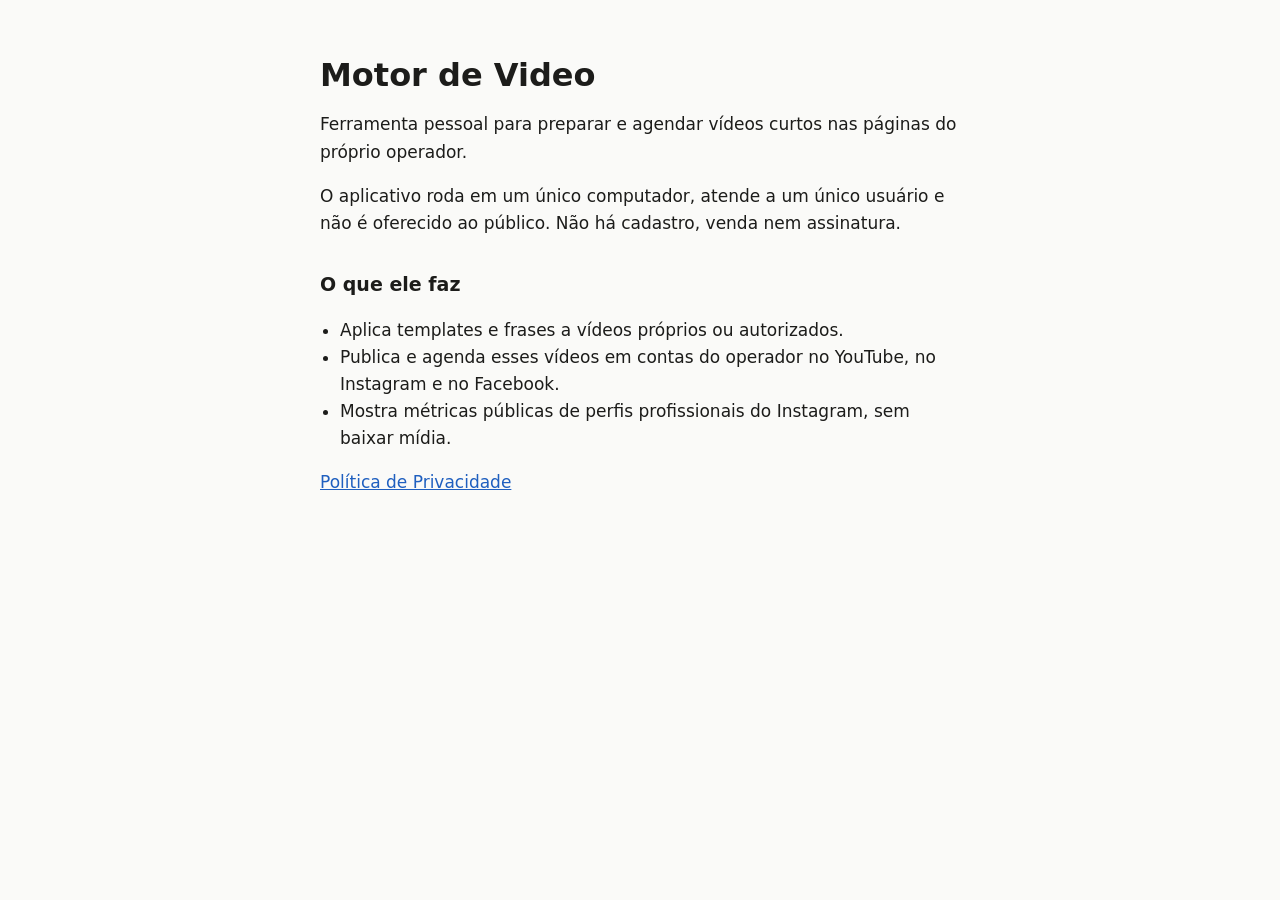
<file: index.html>
<!doctype html>
<html lang="pt-BR">
<head>
  <meta charset="utf-8">
  <meta name="viewport" content="width=device-width, initial-scale=1">
  <meta name="robots" content="noindex">
  <title>Motor de Video</title>
  <link rel="stylesheet" href="style.css">
</head>
<body>
  <main>
    <h1>Motor de Video</h1>
    <p>Ferramenta pessoal para preparar e agendar vídeos curtos nas páginas do próprio operador.</p>
    <p>O aplicativo roda em um único computador, atende a um único usuário e não é oferecido ao público. Não há cadastro, venda nem assinatura.</p>
    <h2>O que ele faz</h2>
    <ul>
      <li>Aplica templates e frases a vídeos próprios ou autorizados.</li>
      <li>Publica e agenda esses vídeos em contas do operador no YouTube, no Instagram e no Facebook.</li>
      <li>Mostra métricas públicas de perfis profissionais do Instagram, sem baixar mídia.</li>
    </ul>
    <p><a href="privacidade.html">Política de Privacidade</a></p>
  </main>
</body>
</html>
</file>
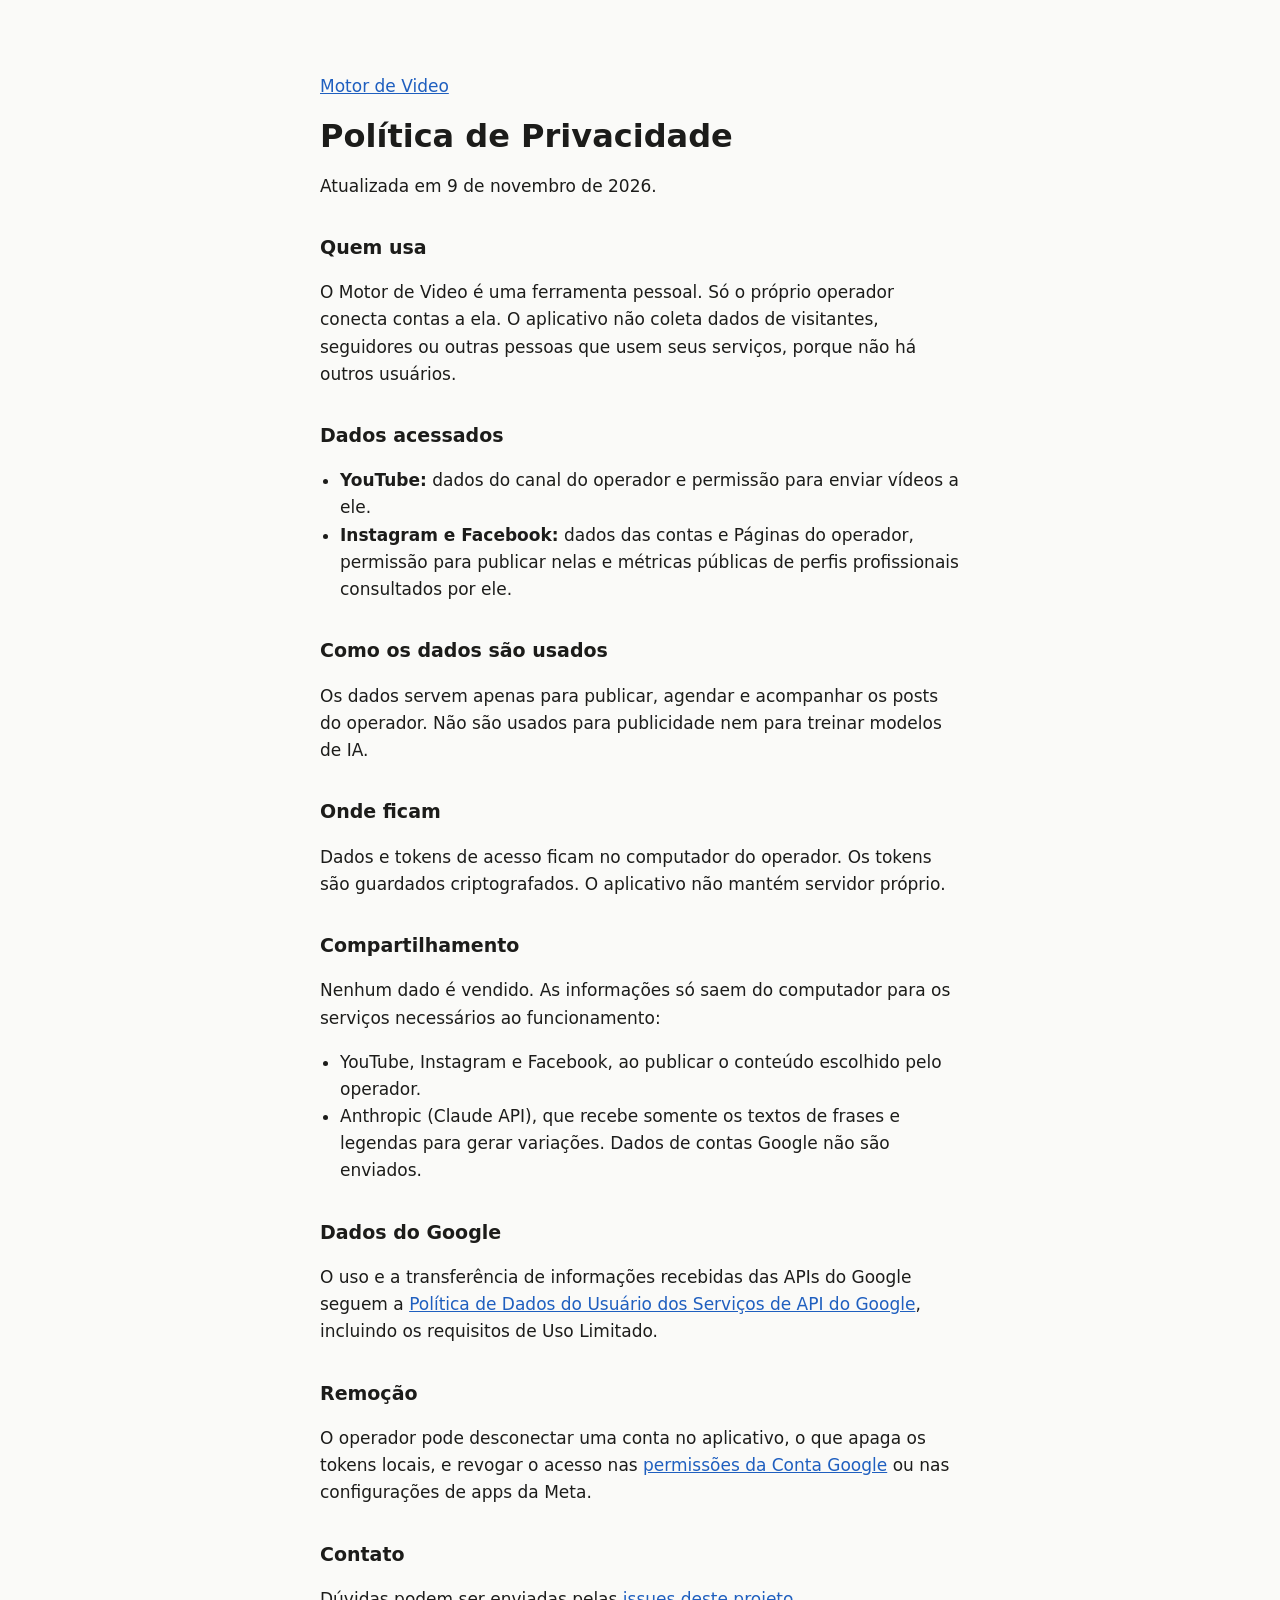
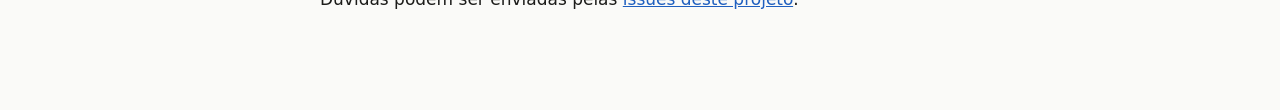
<file: privacidade.html>
<!doctype html>
<html lang="pt-BR">
<head>
  <meta charset="utf-8">
  <meta name="viewport" content="width=device-width, initial-scale=1">
  <meta name="robots" content="noindex">
  <title>Privacidade do Motor de Video</title>
  <link rel="stylesheet" href="style.css">
</head>
<body>
  <main>
    <p><a href="index.html">Motor de Video</a></p>
    <h1>Política de Privacidade</h1>
    <p>Atualizada em 9 de novembro de 2026.</p>

    <h2>Quem usa</h2>
    <p>O Motor de Video é uma ferramenta pessoal. Só o próprio operador conecta contas a ela. O aplicativo não coleta dados de visitantes, seguidores ou outras pessoas que usem seus serviços, porque não há outros usuários.</p>

    <h2>Dados acessados</h2>
    <ul>
      <li><strong>YouTube:</strong> dados do canal do operador e permissão para enviar vídeos a ele.</li>
      <li><strong>Instagram e Facebook:</strong> dados das contas e Páginas do operador, permissão para publicar nelas e métricas públicas de perfis profissionais consultados por ele.</li>
    </ul>

    <h2>Como os dados são usados</h2>
    <p>Os dados servem apenas para publicar, agendar e acompanhar os posts do operador. Não são usados para publicidade nem para treinar modelos de IA.</p>

    <h2>Onde ficam</h2>
    <p>Dados e tokens de acesso ficam no computador do operador. Os tokens são guardados criptografados. O aplicativo não mantém servidor próprio.</p>

    <h2>Compartilhamento</h2>
    <p>Nenhum dado é vendido. As informações só saem do computador para os serviços necessários ao funcionamento:</p>
    <ul>
      <li>YouTube, Instagram e Facebook, ao publicar o conteúdo escolhido pelo operador.</li>
      <li>Anthropic (Claude API), que recebe somente os textos de frases e legendas para gerar variações. Dados de contas Google não são enviados.</li>
    </ul>

    <h2>Dados do Google</h2>
    <p>O uso e a transferência de informações recebidas das APIs do Google seguem a <a href="https://developers.google.com/terms/api-services-user-data-policy">Política de Dados do Usuário dos Serviços de API do Google</a>, incluindo os requisitos de Uso Limitado.</p>

    <h2>Remoção</h2>
    <p>O operador pode desconectar uma conta no aplicativo, o que apaga os tokens locais, e revogar o acesso nas <a href="https://myaccount.google.com/permissions">permissões da Conta Google</a> ou nas configurações de apps da Meta.</p>

    <h2>Contato</h2>
    <p>Dúvidas podem ser enviadas pelas <a href="https://github.com/thalesguimalopes99/motor-de-video/issues">issues deste projeto</a>.</p>
  </main>
</body>
</html>
</file>
<file: style.css>
:root {
  color-scheme: light dark;
  --bg: #fafaf8;
  --text: #1c1c1a;
  --muted: #5c5c57;
  --link: #1f5fbf;
}

@media (prefers-color-scheme: dark) {
  :root {
    --bg: #141413;
    --text: #ececE8;
    --muted: #a3a39c;
    --link: #8ab4f8;
  }
}

body {
  margin: 0;
  background: var(--bg);
  color: var(--text);
  font: 17px/1.6 system-ui, -apple-system, "Segoe UI", sans-serif;
}

main {
  max-width: 640px;
  margin: 0 auto;
  padding: 56px 16px 80px;
}

h1 {
  font-size: 32px;
  line-height: 1.2;
  margin: 0 0 16px;
}

h2 {
  font-size: 19px;
  margin: 32px 0 8px;
}

ul {
  padding-left: 20px;
}

a {
  color: var(--link);
}
</file>
